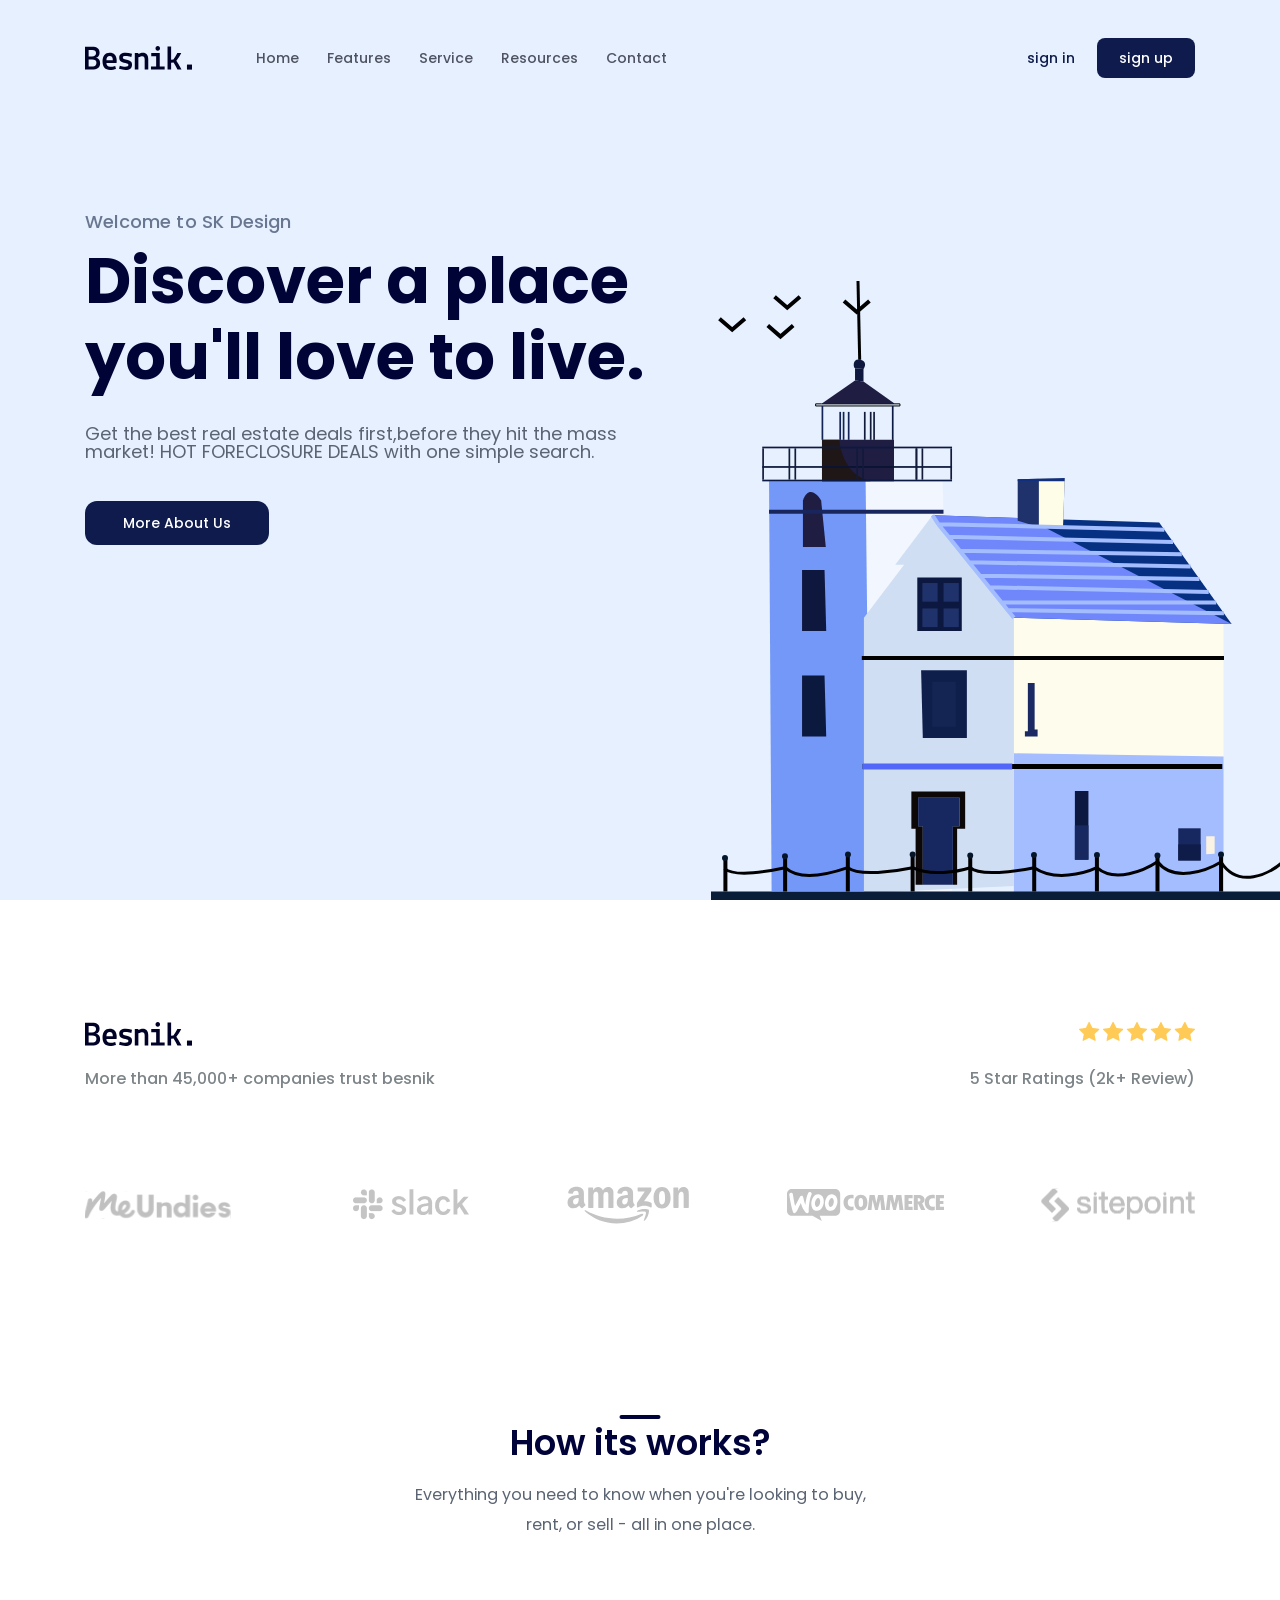
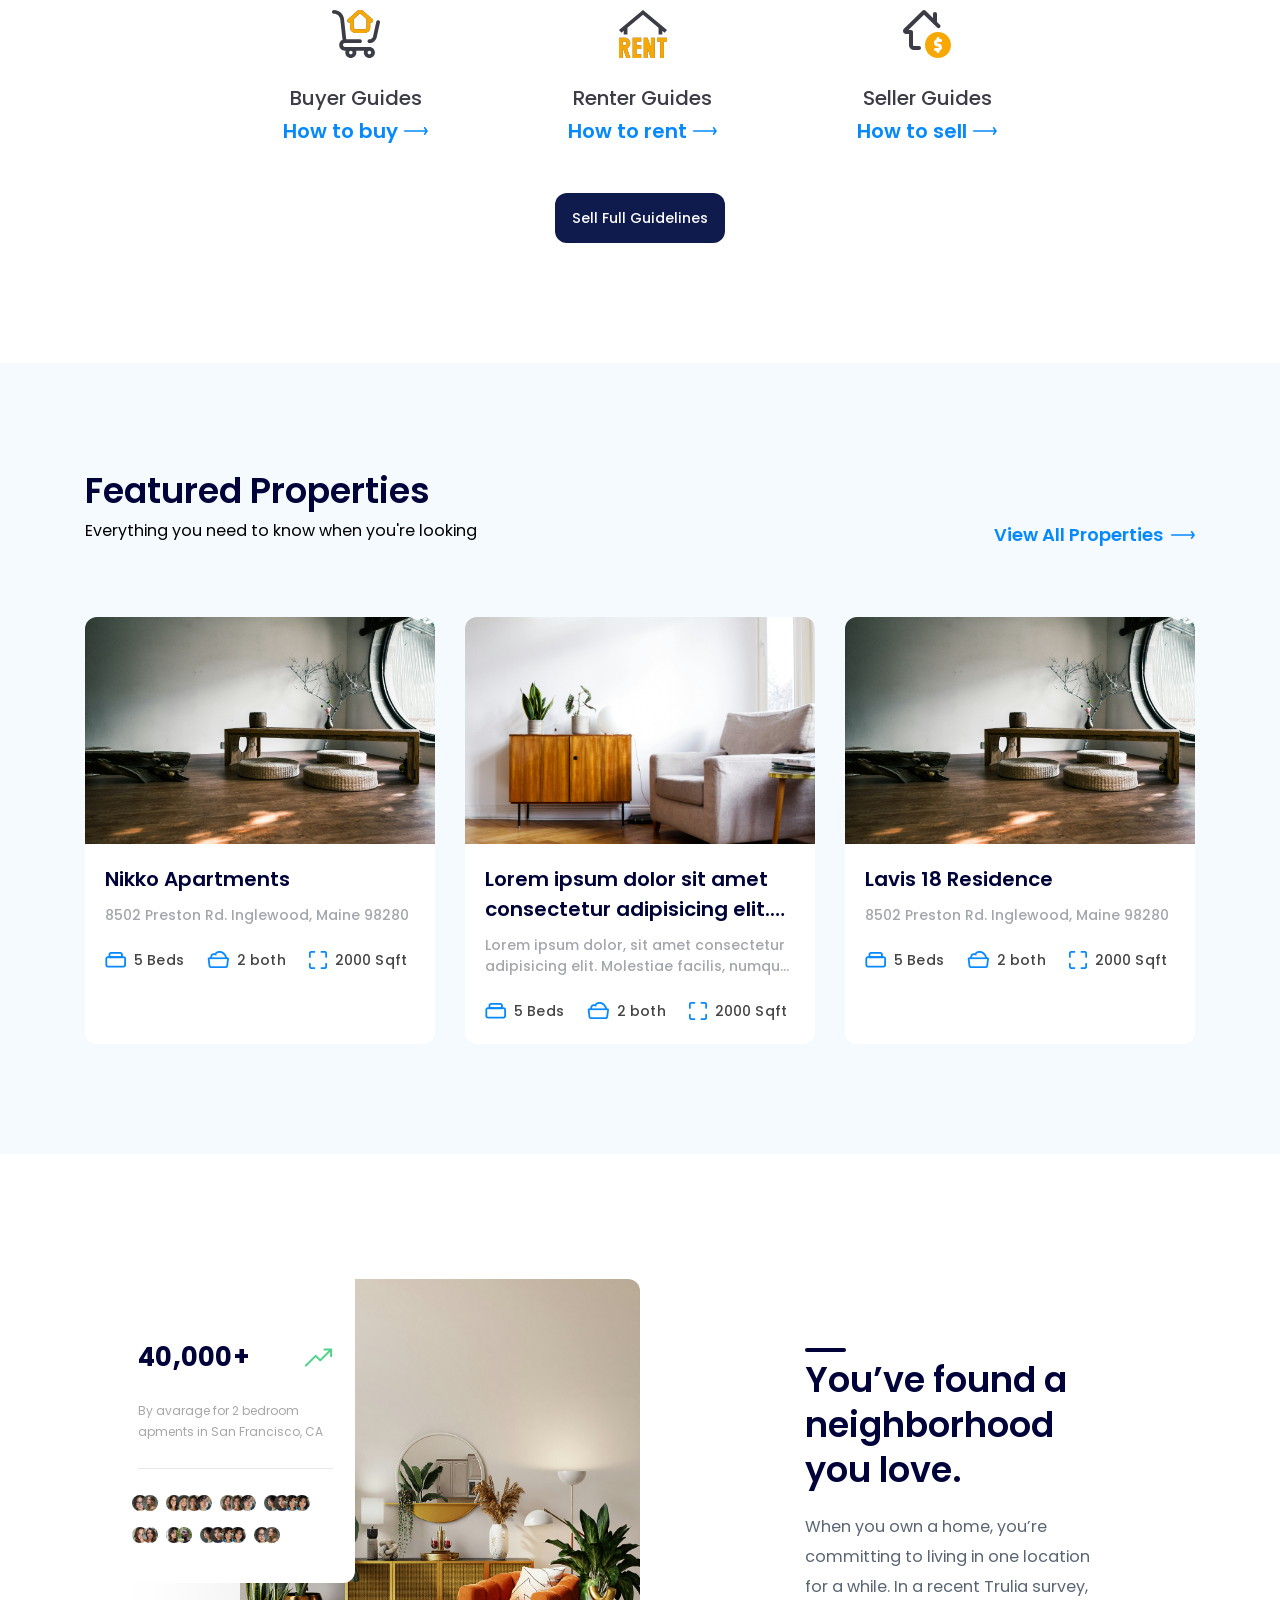
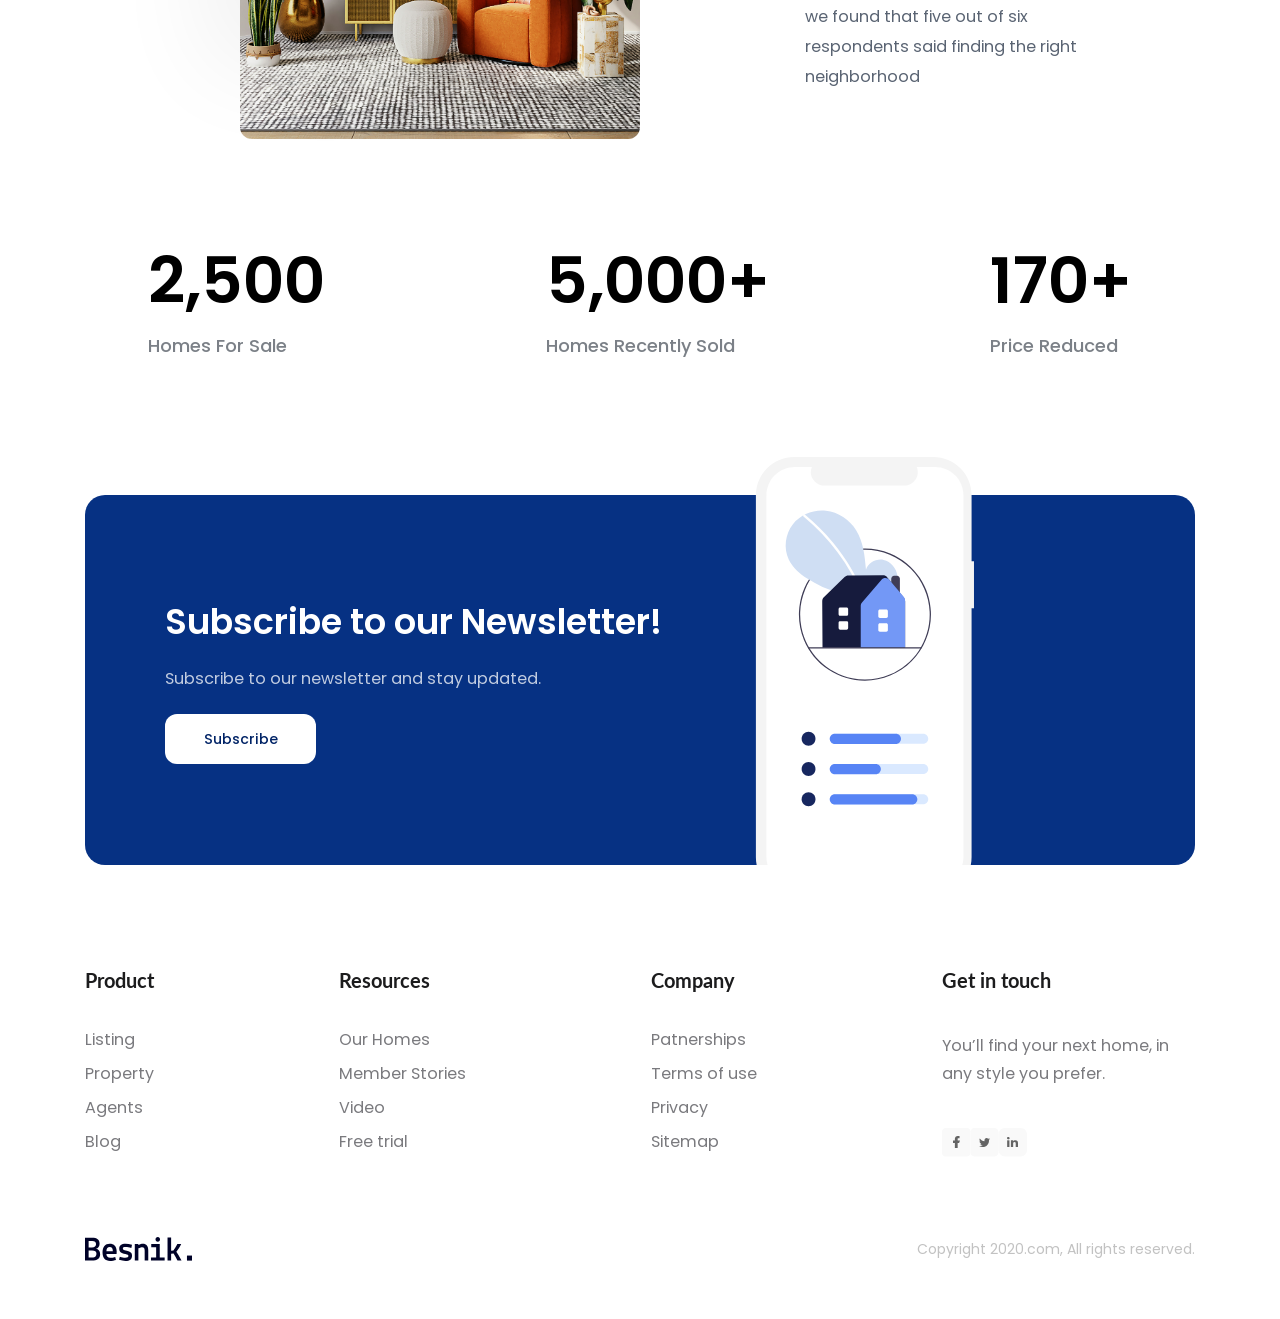
<file: index.html>
<!DOCTYPE html>
<html lang="en">
<head>
    <meta charset="UTF-8">
    <meta name="viewport" content="width=device-width, initial-scale=1.0">
    <title>SK Design</title>
    <link rel="stylesheet" href="./assets/css/reset.css">
    <link rel="preconnect" href="https://fonts.googleapis.com">
    <link rel="preconnect" href="https://fonts.gstatic.com" crossorigin>
    <!-- <link href="https://fonts.googleapis.com/css2?family=EB+Garamond:ital,wght@0,400..800;1,400..800&family=Poppins:ital,wght@0,100;0,200;0,300;0,400;0,500;0,600;0,700;0,800;0,900;1,100;1,200;1,300;1,400;1,500;1,600;1,700;1,800;1,900&display=swap" rel="stylesheet"> -->
    <link rel="preconnect" href="https://fonts.googleapis.com">
    <link rel="preconnect" href="https://fonts.gstatic.com" crossorigin>
    <link href="https://fonts.googleapis.com/css2?family=EB+Garamond:ital,wght@0,400..800;1,400..800&family=Lato:ital,wght@0,100;0,300;0,400;0,700;0,900;1,100;1,300;1,400;1,700;1,900&family=Poppins:ital,wght@0,100;0,200;0,300;0,400;0,500;0,600;0,700;0,800;0,900;1,100;1,200;1,300;1,400;1,500;1,600;1,700;1,800;1,900&display=swap" rel="stylesheet">
    <link rel="stylesheet" href="./assets/font/stylesheet.css">
    <link rel="stylesheet" href="./assets/css/style.css">
    <link rel="stylesheet" href="./assets/css/responsive.css">
</head>
<body>
    <main >
        <!-- header -->
        <header class="header">
            <div class="content">
                <nav class="navbar">
                    <!-- logo -->
                    <img src="./assets/img/Logo.svg" alt="SK Design</title>">
                    <!-- navigation -->
                    <ul>
                        <li><a href="#!">Home</a></li>
                        <li><a href="#!">Features</a></li>
                        <li><a href="#!">Service</a></li>
                        <li><a href="#!">Resources</a></li>
                        <li><a href="#!">Contact</a></li>
                    </ul>
                    <!-- action_btn -->
                    <div class="action">
                        <a href="#!" class="action-link">sign in</a>
                        <a href="#!" class="btn action_btn">sign up</a>
                    </div>

                </nav>
                <div class="hero">
                    <div class="info">
                        <p class="sub-title">Welcome to SK Design</p>
                        <h1 class="title">Discover a place you'll love to live.</h1>
                        <p class="desc">Get the best real estate deals first,before they hit the mass market! HOT FORECLOSURE DEALS with one simple search.</p>
                        <a href="#!" class="btn hero-cta">More About Us</a>
                    </div>

                    <img src="./assets/img/house illustration.svg" 
                    alt="Discover a place you'll love to live." 
                    class="hero-img">
                </div>
            </div>
        </header>

        <!-- clients -->
        <div class="clients">
            <div class="content">
                <div class="row">
                    <!-- logo -->
                    <img src="./assets/img/Logo.svg" alt="SK Design</title>">

                    <!-- stars -->
                     <div class="stars">
                        <img src="./assets/img/Star.png" alt="stars">
                     </div>
                </div>
                <div class="row row-desc">
                    <p class="desc">More than 45,000+ companies trust besnik</p>
                    <p class="desc">5 Star Ratings (2k+ Review)</p>
                </div>
                <div class="image">
                    <img src="./assets/img/clients-1.svg" alt="clients-1">
                    <img src="./assets/img/clients-2.png" alt="clients-2" style="margin-left: 24px;">
                    <img src="./assets/img/clients-3.svg" alt="clients-3">
                    <img src="./assets/img/clients-4.svg" alt="clients-4">
                    <img class="sitepoint" src="./assets/img/clients-5.svg" alt="clients-5">
                </div>
            </div>
        </div>

        <!-- Guides -->
        <div class="guides">
            <div class="content">
                <h2 class="sub-title">How its works?</h2>
                <p class="desc">Everything you need to know when you're looking to buy, rent, or sell - all in one place.</p>
            </div>

            <!-- list-guide -->
             <ul class="list-guide">
                <li class="guide-item">
                    <img src="./assets/img/list-guide-1.svg" alt="Buyer Guides" class="icon">
                    <h3 class="title">Buyer Guides</h3>
                    <a href="#!" class="link">
                        <span>How to buy</span>
                        <img src="./assets/img/arrow-Controls 2.svg" alt="" class="arrow">
                    </a>
                </li>
                <li class="guide-item">
                    <img src="./assets/img/list-guide-2.svg" alt="Renter Guides" class="icon">
                    <h3 class="title">Renter Guides</h3>
                    <a href="#!" class="link">
                        <span>How to rent</span>
                        <img src="./assets/img/arrow-Controls 2.svg" alt="" class="arrow">
                    </a>
                </li>
                <li class="guide-item">
                    <img src="./assets/img/list-guide-3.svg" alt="Seller Guides" class="icon">
                    <h3 class="title">Seller Guides</h3>
                    <a href="#!" class="link">
                        <span>How to sell</span>
                        <img src="./assets/img/arrow-Controls 2.svg" alt="" class="arrow">
                    </a>
                </li>
             </ul>

            <div class="guide-cta">
                <a href="#!" class="btn">Sell Full Guidelines</a>
            </div>
        </div>

        <!-- featured -->
         <div class="featured">
            <div class="content">
                <header>
                    <h2 class="sub-title">Featured Properties</h2>
                    <div class="row">
                        <p class="desc">Everything you need to know when you're looking</p>
                        <a href="#!" class="link">
                            <span>View All Properties</span>
                            <img src="./assets/img/arrow-Controls 2.svg" alt="arrow" class="arrow">
                        </a>
                    </div>
                </header>

                <div class="list">
                    <!-- item1 -->
                    <div class="item">
                        <a href="#!"><img src="./assets/img/feature_1.jpg" alt="Nikko Apartments" class="thumb"></a>
                        <div class="body">
                            <h3 class="title"><a href="#!">Nikko Apartments</a></h3>
                            <p class="desc">8502 Preston Rd. Inglewood, Maine 98280</p>
                            <div class="info">
                                <img src="./assets/img/label_1.svg" alt="" class="icon">
                                <span class="label">5 Beds</span>

                                <img src="./assets/img/label_2.png" alt="" class="icon">
                                <span class="label">2 both</span>

                                <img src="./assets/img/label_3.png" alt="" class="icon">
                                <span class="label">2000 Sqft</span>
                            </div>
                        </div>
                    </div>
                    <!-- item2 -->
                    <div class="item">
                        <a href="#!"><img src="./assets/img/feature_2.jpg" alt="CouCou Homestead" class="thumb"></a>
                        <div class="body">
                            <h3 class="title"><a href="#!" class="line-clamp">Lorem ipsum dolor sit amet consectetur adipisicing elit. Ut tempore sint labore sequi nulla corporis, quaerat laudantium ad expedita officiis?</a></h3>
                            <p class="desc line-clamp --line-clamp: 3;">Lorem ipsum dolor, sit amet consectetur adipisicing elit. Molestiae facilis, numquam iure vel aliquam non blanditiis aperiam aliquid, laborum distinctio dolorem doloremque aut dolore minus dignissimos laboriosam. Necessitatibus, esse quam!</p>
                            <div class="info">
                                <img src="./assets/img/label_1.svg" alt="" class="icon">
                                <span class="label">5 Beds</span>

                                <img src="./assets/img/label_2.png" alt="" class="icon">
                                <span class="label">2 both</span>

                                <img src="./assets/img/label_3.png" alt="" class="icon">
                                <span class="label">2000 Sqft</span>
                            </div>
                        </div>
                    </div>
                    <!-- item3 -->
                    <div class="item">
                        <a href="#!"><img src="./assets/img/feature_1.jpg" alt="Lavis 18 Residence" class="thumb"></a>
                        <div class="body">
                            <h3 class="title"><a href="#!">Lavis 18 Residence</a></h3>
                            <p class="desc">8502 Preston Rd. Inglewood, Maine 98280</p>
                            <div class="info">
                                <img src="./assets/img/label_1.svg" alt="" class="icon">
                                <span class="label">5 Beds</span>

                                <img src="./assets/img/label_2.png" alt="" class="icon">
                                <span class="label">2 both</span>

                                <img src="./assets/img/label_3.png" alt="" class="icon">
                                <span class="label">2000 Sqft</span>
                            </div>
                        </div>
                    </div>
                </div>
            </div>
         </div>

         <!-- STATS -->
          <div class="stats">
            <div class="content">
                <div class="row">
                    <div class="img-block">
                        <img class="image" src="./assets/img/stats_img.jpg" alt="stats">

                        <!-- trend -->
                        <div class="stats-trend">
                            <div class="row"><strong class="value">40,000+</strong>
                            <img src="./assets/img/Vector 120.svg" alt="vector" class="icon">
                        </div>
                            <p class="desc">By avarage for 2 bedroom apments in San Francisco, CA</p>
                            <div class="seprate"></div>
                            <div class="avatar-block">
                                <div class="avatar-group">
                                    <img src="./assets/img/uifaces-human-image.jpg" alt="" class="avatar">
                                    <img src="./assets/img/uifaces-human-image (1).jpg" alt="" class="avatar">
                                </div>
                                <div class="avatar-group">
                                    <img src="./assets/img/uifaces-human-image (2).jpg" alt="" class="avatar">
                                    <img src="./assets/img/uifaces-human-image (3).jpg" alt="" class="avatar">
                                    <img src="./assets/img/uifaces-human-image (14).jpg" alt="" class="avatar">
                                    <img src="./assets/img/uifaces-human-image (5).jpg" alt="" class="avatar">
                                </div>
                                <div class="avatar-group">
                                    <img src="./assets/img/uifaces-human-image (4).jpg" alt="" class="avatar">
                                    <img src="./assets/img/uifaces-human-image (14).jpg" alt="" class="avatar">
                                    <img src="./assets/img/uifaces-human-image (5).jpg" alt="" class="avatar">
                                </div>
                                <div class="avatar-group">
                                    <img src="./assets/img/uifaces-human-image (6).jpg" alt="" class="avatar">
                                    <img src="./assets/img/uifaces-human-image (7).jpg" alt="" class="avatar">
                                    <img src="./assets/img/uifaces-human-image (15).jpg" alt="" class="avatar">
                                    <img src="./assets/img/uifaces-human-image (15).jpg" alt="" class="avatar">
                                </div>
                                <div class="avatar-group">
                                    <img src="./assets/img/uifaces-human-image (8).jpg" alt="" class="avatar">
                                    <img src="./assets/img/uifaces-human-image (9).jpg" alt="" class="avatar">
                                </div>
                                <div class="avatar-group">
                                    <img src="./assets/img/uifaces-human-image (10).jpg" alt="" class="avatar">
                                    <img src="./assets/img/uifaces-human-image (11).jpg" alt="" class="avatar">
                                </div>
                                <div class="avatar-group">
                                    <img src="./assets/img/uifaces-human-image (6).jpg" alt="" class="avatar">
                                    <img src="./assets/img/uifaces-human-image (7).jpg" alt="" class="avatar">
                                    <img src="./assets/img/uifaces-human-image (15).jpg" alt="" class="avatar">
                                    <img src="./assets/img/uifaces-human-image (15).jpg" alt="" class="avatar">
                                </div>
                                <div class="avatar-group">
                                    <img src="./assets/img/uifaces-human-image.jpg" alt="" class="avatar">
                                    <img src="./assets/img/uifaces-human-image (1).jpg" alt="" class="avatar">
                                </div>
                            </div>
                         </div>
                    </div>
                    <div class="info">
                        <h2 class="sub-title">You’ve found a neighborhood you love.</h2>
                        <p class="desc">When you own a home, you’re committing to living in one location for a while.
                             In a recent Trulia survey, we found that five out of six respondents 
                             said finding the right neighborhood 
                        </p>
                    </div>
                </div>
                <div class="row qty-row">
                    <div class="qty-item">
                        <strong class="qty">2,500</strong>
                        <p class="qty-desc">Homes For Sale</p>
                    </div>
                    <div class="qty-item">
                        <strong class="qty">5,000+</strong>
                        <p class="qty-desc">Homes Recently Sold</p>
                    </div>
                    <div class="qty-item">
                        <strong class="qty">170+</strong>
                        <p class="qty-desc">Price Reduced</p>
                    </div>
                </div>
            </div>
          </div>

          <!-- Subscription -->
           <div class="subscription">
            <div class="content">
                <div class="body">
                    <div class="info">
                        <h2 class="sub-title">Subscribe to our Newsletter!</h2>
                        <p class="desc">Subscribe to our newsletter and stay updated.</p>
                        <a href=".#" class="btn">Subscribe</a>
                    </div>
                    <img src="./assets/img/subscription.svg" alt="" class="image">
                </div>
            </div>
           </div>

           <footer class="footer">
            <div class="content">
                <div class="row row-top">
                    <!-- product -->
                    <div class="column">
                        <h3 class="heading">Product</h3>
                        <ul class="list">
                            <li class="item"><a href="#!">Listing</a></li>
                            <li class="item"><a href="#!">Property</a></li>
                            <li class="item"><a href="#!">Agents</a></li>
                            <li class="item"><a href="#!">Blog</a></li>
                        </ul>
                    </div>

                    <!-- resources -->
                    <div class="column">
                        <h3 class="heading">Resources</h3>
                        <ul class="list">
                            <li class="item"><a href="#!">Our Homes</a></li>
                            <li class="item"><a href="#!">Member Stories</a></li>
                            <li class="item"><a href="#!">Video</a></li>
                            <li class="item"><a href="#!">Free trial</a></li>
                        </ul>
                    </div>
                    <!-- company -->
                    <div class="column">
                        <h3 class="heading">Company</h3>
                            <ul class="list">
                            <li class="item"><a href="#!">Patnerships</a></li>
                            <li class="item"><a href="#!">Terms of use</a></li>
                            <li class="item"><a href="#!">Privacy</a></li>
                            <li class="item"><a href="#!">Sitemap</a></li>
                        </ul>
                    </div>
                    <!-- get in touch -->
                    <div class="column">
                        <h3 class="heading">Get in touch</h3>
                        <p class="desc">You’ll find your next home, in any style you prefer.</p>
                        <div class="social">
                            <a href="#!" class="social-link"><img src="./assets/img/Facebook icon.svg" alt=""></a>
                            <a href="#!" class="social-link"><img src="./assets/img/twitter icon.svg" alt=""></a>
                            <a href="#!" class="social-link"><img src="./assets/img/lindedin icon.svg" alt=""></a>
                        </div>
                    </div>
                </div>
                <div class="row row-bottom">
                    <img src="./assets/img/Logo.svg" alt="" class="logo">
                    <p class="copywrite">Copyright 2020.com, All rights reserved.</p>
                </div>
            </div>
           </footer>
    </main>
</body>
</html>
</file>
<file: assets/font/stylesheet.css>
/* font Poppins */
@font-face {
    font-family: 'Poppins';
    src: url('Poppins/Poppins-Black.woff2') format('woff2'),
        url('Poppins/Poppins-Black.woff') format('woff');
    font-weight: 900;
    font-style: normal;
    font-display: swap;
}

@font-face {
    font-family: 'Poppins';
    src: url('Poppins/Poppins-ExtraBold.woff2') format('woff2'),
        url('Poppins/Poppins-ExtraBold.woff') format('woff');
    font-weight: bold;
    font-style: normal;
    font-display: swap;
}

@font-face {
    font-family: 'Poppins';
    src: url('Poppins/Poppins-BlackItalic.woff2') format('woff2'),
        url('Poppins/Poppins-BlackItalic.woff') format('woff');
    font-weight: 900;
    font-style: italic;
    font-display: swap;
}

@font-face {
    font-family: 'Poppins';
    src: url('Poppins/Poppins-ExtraBoldItalic.woff2') format('woff2'),
        url('Poppins/Poppins-ExtraBoldItalic.woff') format('woff');
    font-weight: bold;
    font-style: italic;
    font-display: swap;
}

@font-face {
    font-family: 'Poppins';
    src: url('Poppins/Poppins-BoldItalic.woff2') format('woff2'),
        url('Poppins/Poppins-BoldItalic.woff') format('woff');
    font-weight: bold;
    font-style: italic;
    font-display: swap;
}

@font-face {
    font-family: 'Poppins';
    src: url('Poppins/Poppins-Bold.woff2') format('woff2'),
        url('Poppins/Poppins-Bold.woff') format('woff');
    font-weight: bold;
    font-style: normal;
    font-display: swap;
}

@font-face {
    font-family: 'Poppins';
    src: url('Poppins/Poppins-ExtraLight.woff2') format('woff2'),
        url('Poppins/Poppins-ExtraLight.woff') format('woff');
    font-weight: 200;
    font-style: normal;
    font-display: swap;
}

@font-face {
    font-family: 'Poppins';
    src: url('Poppins/Poppins-Light.woff2') format('woff2'),
        url('Poppins/Poppins-Light.woff') format('woff');
    font-weight: 300;
    font-style: normal;
    font-display: swap;
}

@font-face {
    font-family: 'Poppins';
    src: url('Poppins/Poppins-Italic.woff2') format('woff2'),
        url('Poppins/Poppins-Italic.woff') format('woff');
    font-weight: normal;
    font-style: italic;
    font-display: swap;
}

@font-face {
    font-family: 'Poppins';
    src: url('Poppins/Poppins-ExtraLightItalic.woff2') format('woff2'),
        url('Poppins/Poppins-ExtraLightItalic.woff') format('woff');
    font-weight: 200;
    font-style: italic;
    font-display: swap;
}

@font-face {
    font-family: 'Poppins';
    src: url('Poppins/Poppins-MediumItalic.woff2') format('woff2'),
        url('Poppins/Poppins-MediumItalic.woff') format('woff');
    font-weight: 500;
    font-style: italic;
    font-display: swap;
}

@font-face {
    font-family: 'Poppins';
    src: url('Poppins/Poppins-Medium.woff2') format('woff2'),
        url('Poppins/Poppins-Medium.woff') format('woff');
    font-weight: 500;
    font-style: normal;
    font-display: swap;
}

@font-face {
    font-family: 'Poppins';
    src: url('Poppins/Poppins-LightItalic.woff2') format('woff2'),
        url('Poppins/Poppins-LightItalic.woff') format('woff');
    font-weight: 300;
    font-style: italic;
    font-display: swap;
}

@font-face {
    font-family: 'Poppins';
    src: url('Poppins/Poppins-Regular.woff2') format('woff2'),
        url('Poppins/Poppins-Regular.woff') format('woff');
    font-weight: normal;
    font-style: normal;
    font-display: swap;
}

@font-face {
    font-family: 'Poppins';
    src: url('Poppins/Poppins-SemiBold.woff2') format('woff2'),
        url('Poppins/Poppins-SemiBold.woff') format('woff');
    font-weight: 600;
    font-style: normal;
    font-display: swap;
}

@font-face {
    font-family: 'Poppins';
    src: url('Poppins/Poppins-SemiBoldItalic.woff2') format('woff2'),
        url('Poppins/Poppins-SemiBoldItalic.woff') format('woff');
    font-weight: 600;
    font-style: italic;
    font-display: swap;
}

@font-face {
    font-family: 'Poppins';
    src: url('Poppins/Poppins-ThinItalic.woff2') format('woff2'),
        url('Poppins/Poppins-ThinItalic.woff') format('woff');
    font-weight: 100;
    font-style: italic;
    font-display: swap;
}

@font-face {
    font-family: 'Poppins';
    src: url('Poppins/Poppins-Thin.woff2') format('woff2'),
        url('Poppins/Poppins-Thin.woff') format('woff');
    font-weight: 100;
    font-style: normal;
    font-display: swap;
}
</file>
<file: assets/css/style.css>
* {
    box-sizing: border-box;
}

:root {
    --primary-color: #0F1B4C;
}

html {
    font-size: 62.5%;
}

body {
    font-size: 1.6rem;
    font-family: 'Poppins', sans-serif;
}

a {
    text-decoration: none;
}

.btn {
    display: inline-block;
    min-width: 98px;
    padding: 18px 16px;
    border-radius: 12px;
    background: var(--primary-color);
    color: #FFF;
    text-align: center;
    font-size: 1.4rem;
    font-weight: 500;
}

.btn:hover {
    opacity: 0.9;
}

/* common */
.content {
    width: 1110px;
    margin-left: auto;
    margin-right: auto;
    max-width: calc(100% - 48px);
}

.line-clamp {
    display: -webkit-box;
    -webkit-line-clamp: var(--line-clamp, 2);
    -webkit-box-orient: vertical;
    overflow: hidden;
    line-clamp: var(--line-clamp, 2);
}


.header {
    position: relative;
    background-color: #E6F0FF;
    height: 100vh;
}

.navbar {
    display: flex;
    align-items: center;
    padding-top: 38px;
}

.navbar ul {
    display: flex;
    margin-left: 50px;
}

.navbar .action {
    margin-left: auto;
}

.navbar ul a {
    color: #4F5361;
    font-size: 1.4rem;
    font-weight: 500;
    padding: 8px 14px;
}

.navbar ul a:hover{
    text-decoration: underline;
}

.navbar .action-link {
    color: var(--primary-color);
    font-size: 1.4rem;
    font-weight: 500;
}

.navbar .action .action_btn {
    padding: 13px 16px;
    margin-left: 18px;
    border-radius: 8px;
}

.hero {
    margin-top: 130px;
}

.hero .info {
    width: 51%
}

.hero .sub-title {
    color: #687690;
    font-size: 1.8rem;
    font-weight: 500;
    line-height: 1.5;
    letter-spacing: 0.01em;
}

.hero .title {
    margin-top: 8px;
    color: #000336;
    font-size: 6.4rem;
    font-weight: 700;
    line-height: 1.19;
}

.hero .desc {
    margin-top: 30px;
    color: #5A6473;
    font-size: 1.8rem;
    font-weight: 400;
}

.hero .hero-cta {
    margin-top: 40px;
    padding: 15px 38px;
}

.hero-img {
    position: absolute;
    bottom: 0;
    right: calc((100vw - 1110px) / 2 - 100px);
}

/* clients */

.clients {
    margin-top: 122px;
}
.clients .row {
    display: flex;
    justify-content: space-between;
}

.clients .desc {
    color: #7D8589;
    font-family: Poppins;
    font-size: 1.6rem;
    font-weight: 500;
    line-height: 1.25; /* 125% */
}

.clients .row-desc {
    margin-top: 23px;
}

.clients .image {
    display: flex;
    justify-content: space-between;
    margin-top: 96px;
}

/* guide */

.guides {
    margin-top: 200px;
}

.guides .sub-title {
    position: relative;
    color: #000339;
    text-align: center;
    font-size: 3.5rem;
    font-weight: 600;
    line-height: 1; /* 100% */
}

.guides .sub-title::before {
    position: absolute;
    top: -10px;
    left: 50%;
    transform: translateX(-50%);
    content: '';
    display: inline-block;
    width: 41px;
    height: 4px;
    border-radius: 12px;
    background: #000339;
}

.guides .desc {
    margin: 20px auto 0;
    width: 459px;
    max-width: 100%;
    color: #5A6473;
    text-align: center;
    font-size: 1.6rem;
    font-weight: 400;
    line-height: 1.875;
}

.list-guide {
    display: flex;
    justify-content: center;
    margin-top: 70px;
}

.guide-item {
    margin: 0 70px;
    text-align: center;
}

.guide-item .title {
    margin-top: 26px;
    color: #3B3C45;
    font-size: 2rem;
    font-weight: 500;
    line-height: 1.1; /* 110% */
}

.guide-item .link {
    display: flex;
    align-items: center;
    margin-top: 10px;
    color: #0689FF;
    font-weight: 600;
    line-height: 1.1;
    font-size: 2rem;
}

.guide-item .link .arrow {
    margin-left: 6px;

}

.guide-cta {
    display: flex;
    justify-content: center;
    margin-top: 50px;
}


.guide-cta .btn {
    min-width: 170px;
}

/* feature */

.featured {
    margin-top: 120px;
    background: #F5FAFE;
    padding: 110px 0;
}
.featured .sub-title {
    color: #000339;
    font-size: 3.5rem;
    font-weight: 600;
    line-height: 1; /* 100% */
}

.featured .row {
    display: flex;
    justify-content: space-between;
    margin-top: 15px;
}

.featured .row-desc {
    color: #5A6473;
    font-size: 1.6rem;
    font-weight: 400;
    line-height: 1.875;
}

.featured .link {
    display: flex;
    align-items: center;
    color: #0689FF;
    text-align: right;
    font-size: 1.8rem;
    font-weight: 600;
}

.featured .link .arrow {
    margin-left: 8px;
}

.featured .list {
    display: flex;
    gap: 30px;
    margin-top: 70px;
}

.featured .item {
    flex: 1;
    background: #fff;
    border-radius: 12px;
    /* overflow: hidden; */
}

.featured .item .thumb {
    width: 100%;
    height: 227px;
    object-fit: cover;
    border-top-left-radius: 12px;
    border-top-right-radius: 12px;
}

.featured .item .body {
    padding: 17px 20px 24px;
}

.featured .item .title a {
    color: #000339;
    font-size: 2rem;
    font-weight: 600;
    line-height: 1.5; 
}

.featured .item .title a:hover {
    text-decoration: underline;
    color: #162ae0;
}

.featured .item .desc {
    margin-top: 11px;
    color: #A3A6AB;
    font-size: 1.4rem;
    font-weight: 500;
    line-height: 1.5;
    word-break: break-all;
}

.featured .item .info {
    display: flex;
    align-items: center;
    margin-top: 24px;
}

.featured .item  .icon {
    margin-left: 23px;
}

.featured .item  .icon:first-child {
    margin-left: 0;
}

.featured .item  .label {
    margin-left: 8px;
    color: #444;
    font-size: 1.4rem;
    font-weight: 500;
    letter-spacing: 0.01em;
}

.stats {
    margin-top: 75px;
    padding: 50px 0;
}

.stats .content {
    width: 1048px;
}

.stats .row {
    display: flex;
}

.stats .img-block, 
.stats .info {
    width: 50%;
}

.stats .img-block {
    position: relative;
}

.stats .img-block .image {
    display: block;
    margin-left: auto;
    width: 400px;
    height: 460px;
    border-radius: 12px;
    object-fit: cover;
}

.stats .info {
    padding: 79px 0 0 165px;
}


.stats .sub-title {
    position: relative;
    width: 269px;
    color: #000339;
    font-size: 3.5rem;
    font-weight: 600;
    line-height: 1.28; /* 128.571% */
}

.stats .sub-title::before {
    top: -10px;
    position: absolute;
    content: " ";
    display: block;
    width: 41px;
    height: 4px;
    border-radius: 12px;
    background: #000339;
}


.stats .info .desc {
    margin-top: 20px;
    width: 309px;
    color: #5A6473;
    font-size: 1.6rem;
    font-weight: 400;
    line-height: 1.875;
}

.stats-trend {
    position: absolute;
    top: 0;
    left: 0;
    width: 239px;
    padding: 45px 22px 40px;
    border-radius: 0 0 12px 12px;
    background: #FFF;
    box-shadow: 90px 85px 100px 0 rgba(0, 0, 0, 0.06);
}

.stats-trend .value {
    color: #000339;
    font-size: 2.6rem;
    font-weight: 700;
    line-height: 2.6;
    letter-spacing: 0.01em;
}

.stats-trend .icon {
    margin-left: auto;
}

.stats-trend .desc {
    margin-top: 8px;
    color: #A7A7A7;
    font-size: 1.2rem;
    font-weight: 400;
    line-height: 1.8;
}

.stats-trend .seprate {
    margin-top: 25px;
    height: 1.2px;
    flex-shrink: 0;
    background: #E9E9E9;
}

.stats .avatar-block {
    display: flex;
    flex-wrap: wrap;
    margin-top: 26px;
    gap: 16px 14px;
}

.stats .avatar-group {
    display: flex;
}

.stats .avatar {
    width: 16px;
    height: 16px;
    margin-left: -6px;
    border-radius: 50%;
    object-fit: cover;
}

.stats .qty-row {
    justify-content: space-between;
    margin-top: 110px;
    padding: 0 32px;
}

.qty-row .qty {
    color: #000;
    font-size: 6.4rem;
    font-weight: 600;
}

.qty-row .qty-desc {
    margin-top: 24px;
    color: #7B8087;
    font-size: 1.8rem;
    font-weight: 500;
}

/* subscription */

.subscription {
    margin-top: 90px;
}

.subscription .body {
    position: relative;
    display: flex;
    align-items: center;
    height: 370px;
    border-radius: 20px;
    background: #063183;
}

.subscription .info {
    padding: 0 80px;
    width: 671px;
    max-width: 100%
}

.subscription .sub-title {
    color: #FFF;
    font-size: 3.5rem;
    font-weight: 600;
    line-height: 1.5; /* 100% */
}

.subscription .desc {
    margin-top: 15px;
    color: #FFF;
    font-size: 1.6rem;
    font-weight: 400;
    line-height: 1.875;
    opacity: 0.75;
}

.subscription .btn {
    margin-top: 20px;
    min-width: 151px;
    border-radius: 12px;
    color: #002366;
    background: #FFF;
}

.subscription .image {
    position: absolute;
    bottom: 0;
    right: 221px;
}

.footer {
    margin-top: 55px;
    padding: 50px 0 58px;
}

.footer .row {
    display: flex;
    /* justify-content: space-between;
    align-items: center; */
}

.footer .row-top {
    gap: 185px;
}

.footer .heading {
    color: #1C1C1D;
    font-family: Lato, sans-serif;
    font-size: 2rem;
    font-weight: 700;
}

.footer .list, .footer .desc {
    margin-top: 42px;
}

.footer .list .item {
    margin-top: 18px;
}

.footer .item a {
    white-space: nowrap;
    color: #7A7A7E;
    font-size: 1.6rem;
    font-weight: 400;
}

.footer .desc {
    color: #7A7A7E;
    font-size: 1.6rem;
    font-weight: 400;
    line-height: 1.75; /* 175% */
}

.footer .social {
    margin-top: 40px;
    display: flex;
}

.footer .social-link {
    display: flex;
    align-items: center;
    justify-content: center;
    width: 28px;
    height: 28px;
}

.footer .social-link:hover {
    background-color: #ccc;
    border-radius: 3px;
}

.footer .row-bottom {
    display: flex;
    align-items: center;
    justify-content: space-between;
    margin-top: 81px;
}

.footer .row-bottom p {
    color: #C2C2C2;
    font-size: 1.4rem;
    font-weight: 400;
}
</file>
<file: assets/css/responsive.css>
@media screen and (max-width: 768px) {
    .header {
        width: 100%;
        height: auto;
        padding-bottom: 100px;
    }

    .navbar ul {
        display: none;
    }

    .hero {
        margin-top: 50px;
    }

    .hero .info {
        width: 100%;
    }

    .hero .title {
        font-size: 3rem;
        width: 86%;
    }

    .hero .desc {
        width: 86%;
        margin-top: 8px;
        font-size: 1.4rem;
    }

    .hero .hero-cta {
        margin-top: 36px;
        padding: 15px 20px;
    }

    .hero-img {
        width: 141px;
        height: 153px;
        object-fit: cover;
        right: 0;
    }

    /* clients */
    .clients {
        margin-top: 60px;
    }

    .clients .row-desc {
        margin-top: 18px;
        flex-direction: column;
        gap: 8px;
        width: 86%;
    }

    .clients .image {
        margin-top: 40px;
        display: grid;
        grid-template-columns: repeat(2, 1fr);
        grid-template-areas: "aa bb" "cc dd" "ee ee";
        gap: 20px;
    }

    .sitepoint {
        grid-area: ee;
        margin-left: auto;
        margin-right: auto;
    }

    .guides {
        margin-top: 50px;
    }

    .list-guide {
        flex-direction: column;
        justify-content: center;
        gap: 50px;
    }

    .guide-item .title {
        margin-top: 12px;
    }

    .list-guide .link {
        display: block;
        margin-left: 0;
        margin-right: 0;
    }

    .featured {
        margin-top: 70px;
        padding: 60px 0;
    }

    .featured .row {
        flex-direction: column;
        gap: 10px;
    } 

    .featured .sub-title {
        font-size: 3rem;
    }

    .featured .list {
        display: flex;
        overflow-x: auto;
        scroll-snap-type: x mandatory;
        gap: 16px;
    }
    
    .featured .item {
        min-width: 100%;
        flex-shrink: 0;
        scroll-snap-align: start;
    }

    .stats {
        margin-top: 20px;
    }

    .stats .img-block, 
    .stats .info {
        width: 100%;
    }

    .stats .img-block .image {
        width: 100%;
    }

    .stats-trend {
        width: 230px;
        padding: 10px;
        box-shadow: 1px 1px 4px rgba(0, 0, 0, 0.5);
        border-radius: 12px 0 12px 12px;
    }

    .stats-trend .value {
        font-size: 1.6rem;
    }
    
    .stats-trend .desc {
        margin-top: 3px;
    }

    .stats .row {
        flex-direction: column;
    }

    .stats .info {
        padding: 79px 0 0 0px;
    }

    .stats .qty-row {
        margin-top: 30px;
        flex-direction: row;
        padding: 0;
        gap: 10px;

    }

    .qty-row .qty {
        font-size: 3.4rem;
    }

    .qty-row .qty-desc {
        font-size: 1.2rem;
    }

    .subscription  {
        margin-top: 20px;
    }

    .subscription .body {
        height: 300px;
    }

    .subscription .info {
        padding-left: 10px;
    }

    .subscription .sub-title {
        width: 60%;
        font-size: 2rem;
    }

    .subscription .desc {
        width: 60%;
        margin-top: 8px;
        font-size: 1.2rem;
    }

    .subscription .btn {
        margin-top: 10px;
        min-width: 120px;
    }

    .subscription .image {
        width: 48%;
        right: -8px;
    }

    .footer {
        margin-top: 20px;
        padding: 25px 0 58px;
    }

    .footer .row-top {
        display: none;
    }

    .footer .row-bottom {
        flex-direction: column;
        gap: 10px;
        margin-top: 30px;
    }
}
</file>
